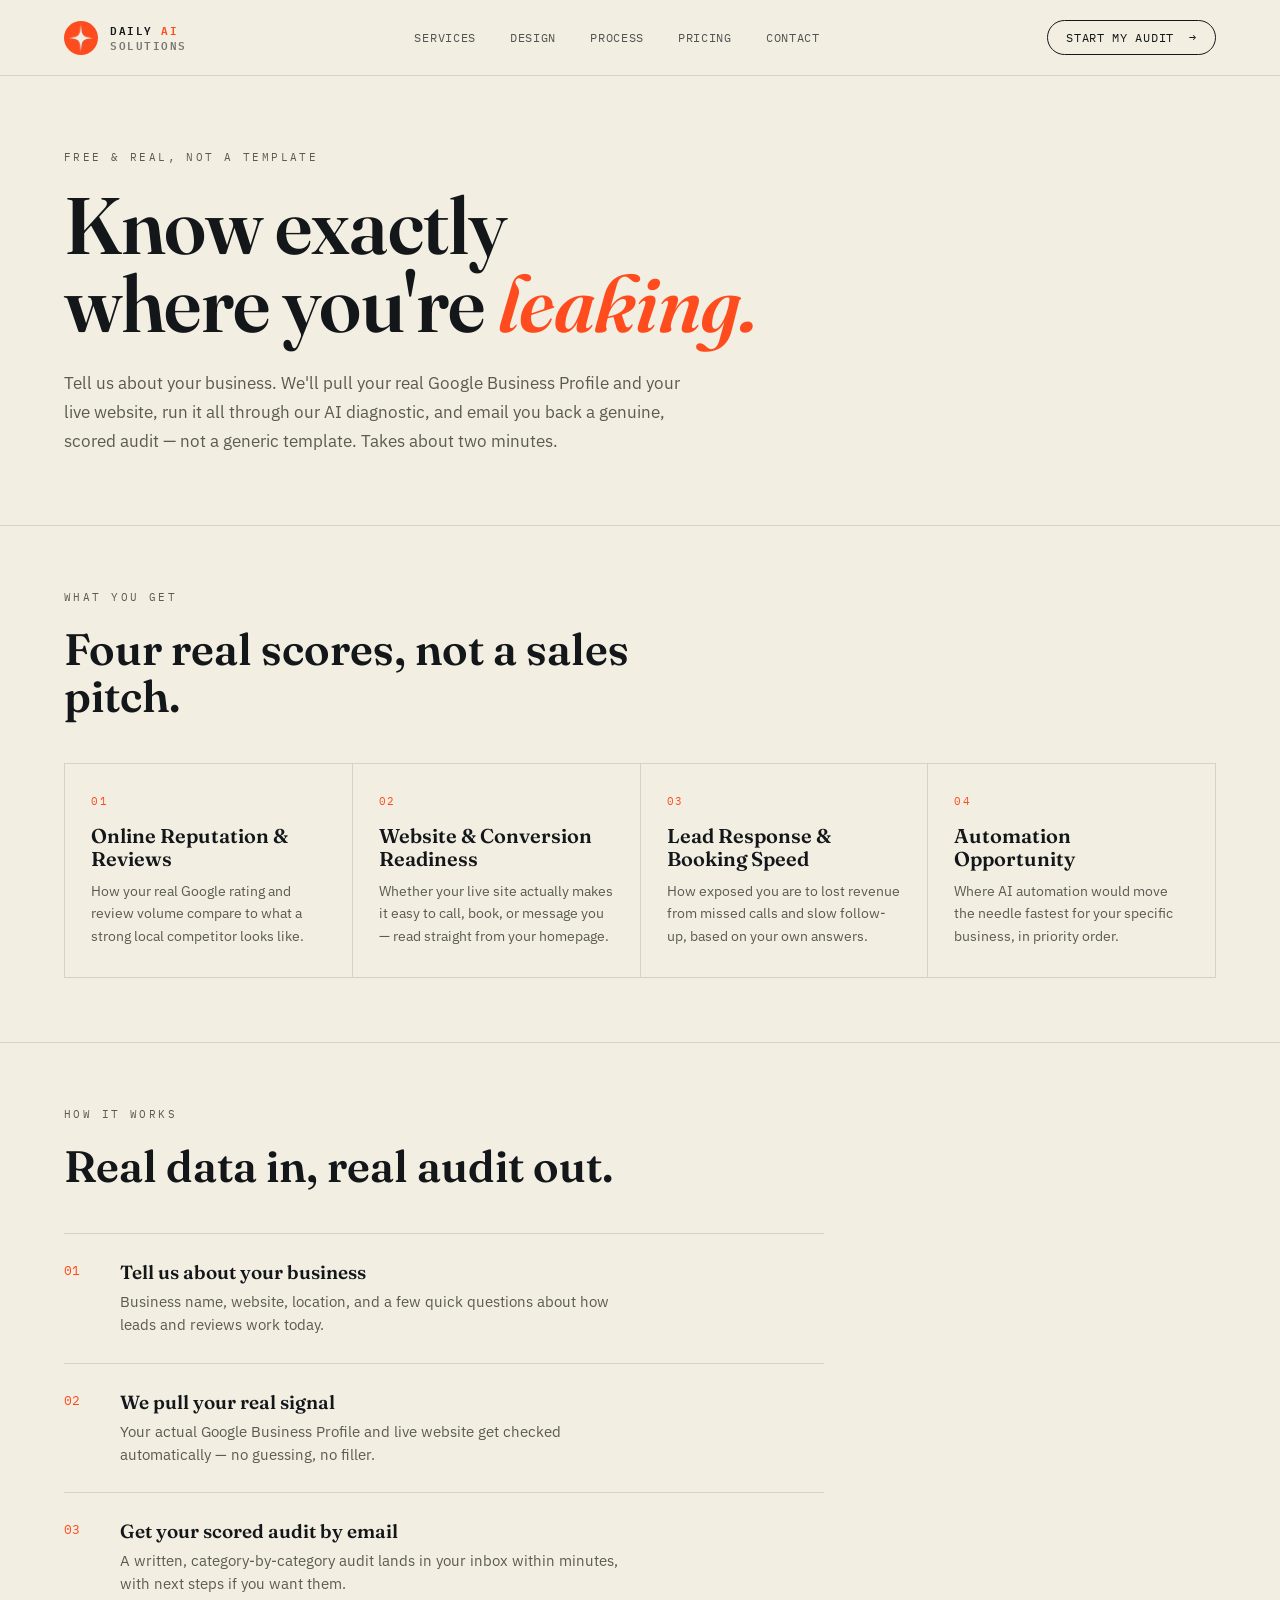
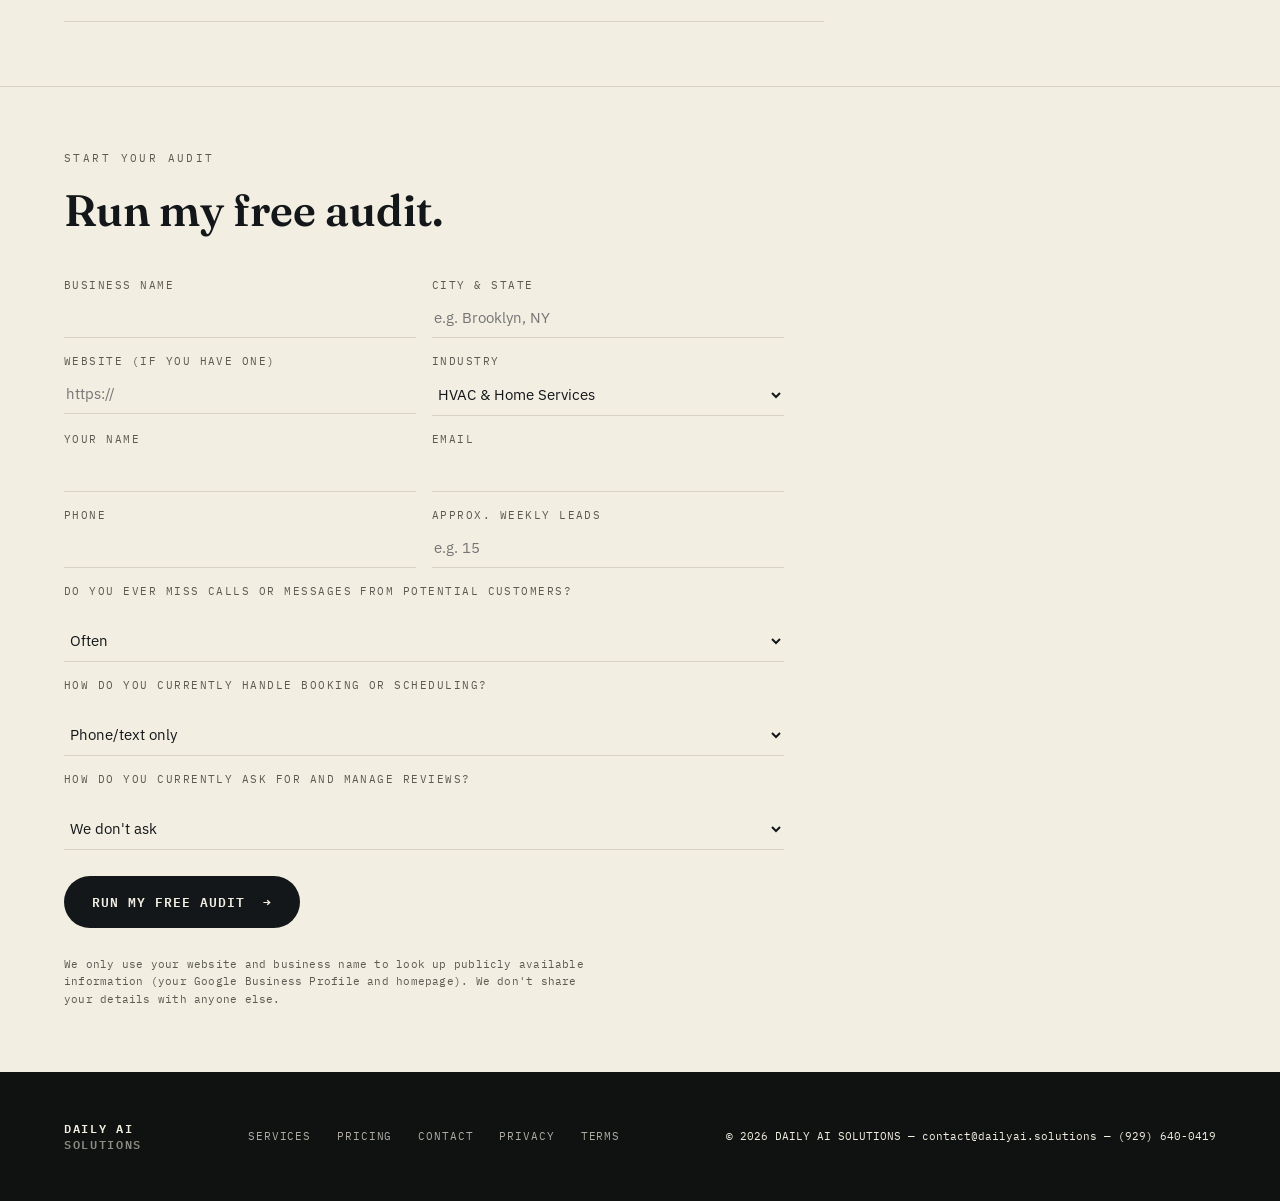
<file: audit.html>
<!doctype html>
<html lang="en">
<head>
<meta charset="UTF-8" />
<meta name="viewport" content="width=device-width, initial-scale=1.0" />
<title>Free AI Business Audit — Daily AI Solutions</title>
<meta name="description" content="A real, data-backed AI business audit. We check your actual online presence and combine it with your answers to score your lead response, reputation, website, and automation opportunity — free." />
<link rel="icon" href="data:image/svg+xml,%3Csvg xmlns='http://www.w3.org/2000/svg' viewBox='0 0 100 100'%3E%3Crect width='100' height='100' fill='%23FF4C1F'/%3E%3Cpath d='M50,25 C53,42 56,44 72,47 C56,53 53,56 50,72 C47,56 44,53 33,50 C44,47 47,42 50,25 Z' fill='%23F2EEE4'/%3E%3C/svg%3E" />
<link rel="preconnect" href="https://fonts.googleapis.com">
<link rel="preconnect" href="https://fonts.gstatic.com" crossorigin>
<link href="https://fonts.googleapis.com/css2?family=Fraunces:opsz,wght@9..144,300;9..144,500;9..144,600;9..144,700;9..144,900&family=IBM+Plex+Mono:wght@400;500;600&family=IBM+Plex+Sans:wght@400;500;600&display=swap" rel="stylesheet">
<link rel="stylesheet" href="css/style.css">
<link rel="stylesheet" href="css/audit.css">
</head>
<body>

<header class="site-header scrolled">
  <nav>
    <a href="index.html#top" class="brand-mark">
      <span class="brand-badge"><svg viewBox="0 0 34 34" width="30" height="30" aria-hidden="true"><defs><filter id="starEmboss" x="-60%" y="-60%" width="220%" height="220%"><feDropShadow dx="0.45" dy="0.45" stdDeviation="0.3" flood-color="#000000" flood-opacity="0.45"/><feDropShadow dx="-0.4" dy="-0.4" stdDeviation="0.3" flood-color="#ffffff" flood-opacity="0.5"/></filter></defs><g transform="translate(17,17)" filter="url(#starEmboss)"><path d="M 0,-16 C 0.56,-1.88 1.88,-0.56 16,0 C 1.88,0.56 0.56,1.88 0,16 C -0.56,1.88 -1.88,0.56 -16,0 C -1.88,-0.56 -0.56,-1.88 0,-16 Z" fill="#F2EEE4"/></g></svg></span>
      <span class="brand-word">DAILY <span class="brand-ai">AI</span><br><em>SOLUTIONS</em></span>
    </a>
    <div class="nav-links">
      <a href="index.html#services">Services</a>
      <a href="index.html#web-design">Design</a>
      <a href="index.html#how">Process</a>
      <a href="index.html#pricing">Pricing</a>
      <a href="index.html#contact">Contact</a>
    </div>
    <a href="#audit-form" class="nav-cta">Start My Audit &nbsp;→</a>
  </nav>
</header>

<main class="audit-main">

  <section class="audit-hero">
    <span class="section-label">FREE &amp; REAL, NOT A TEMPLATE</span>
    <h1 class="audit-hero-heading">Know exactly<br>where you're <em>leaking.</em></h1>
    <p class="audit-hero-tagline">Tell us about your business. We'll pull your real Google Business Profile and your live website, run it all through our AI diagnostic, and email you back a genuine, scored audit &#8212; not a generic template. Takes about two minutes.</p>
  </section>

  <section class="audit-section">
    <div class="audit-section-head">
      <span class="section-label">WHAT YOU GET</span>
      <h2>Four real scores, not a sales pitch.</h2>
    </div>
    <div class="audit-grid">
      <div class="audit-card">
        <span class="audit-card-index">01</span>
        <h3>Online Reputation &amp; Reviews</h3>
        <p>How your real Google rating and review volume compare to what a strong local competitor looks like.</p>
      </div>
      <div class="audit-card">
        <span class="audit-card-index">02</span>
        <h3>Website &amp; Conversion Readiness</h3>
        <p>Whether your live site actually makes it easy to call, book, or message you &#8212; read straight from your homepage.</p>
      </div>
      <div class="audit-card">
        <span class="audit-card-index">03</span>
        <h3>Lead Response &amp; Booking Speed</h3>
        <p>How exposed you are to lost revenue from missed calls and slow follow-up, based on your own answers.</p>
      </div>
      <div class="audit-card">
        <span class="audit-card-index">04</span>
        <h3>Automation Opportunity</h3>
        <p>Where AI automation would move the needle fastest for your specific business, in priority order.</p>
      </div>
    </div>
  </section>

  <section class="audit-section">
    <div class="audit-section-head">
      <span class="section-label">HOW IT WORKS</span>
      <h2>Real data in, real audit out.</h2>
    </div>
    <div class="audit-steps">
      <div class="audit-step">
        <span class="audit-step-num">01</span>
        <div>
          <h3>Tell us about your business</h3>
          <p>Business name, website, location, and a few quick questions about how leads and reviews work today.</p>
        </div>
      </div>
      <div class="audit-step">
        <span class="audit-step-num">02</span>
        <div>
          <h3>We pull your real signal</h3>
          <p>Your actual Google Business Profile and live website get checked automatically &#8212; no guessing, no filler.</p>
        </div>
      </div>
      <div class="audit-step">
        <span class="audit-step-num">03</span>
        <div>
          <h3>Get your scored audit by email</h3>
          <p>A written, category-by-category audit lands in your inbox within minutes, with next steps if you want them.</p>
        </div>
      </div>
    </div>
  </section>

  <section class="audit-section" id="audit-form">
    <div class="audit-section-head">
      <span class="section-label">START YOUR AUDIT</span>
      <h2>Run my free audit.</h2>
    </div>
    <div class="audit-form-wrap">
      <form class="contact-form" id="auditForm">
        <div class="form-row">
          <div><label>Business Name</label><input name="businessName" required /></div>
          <div><label>City &amp; State</label><input name="city" placeholder="e.g. Brooklyn, NY" required /></div>
        </div>
        <div class="form-row">
          <div><label>Website (if you have one)</label><input name="website" type="url" placeholder="https://" /></div>
          <div>
            <label>Industry</label>
            <select name="industry">
              <option>HVAC &amp; Home Services</option>
              <option>Medical Spa &amp; Wellness</option>
              <option>Legal &amp; Professional Services</option>
              <option>Contracting &amp; Trades</option>
              <option>Restaurant &amp; Hospitality</option>
              <option>Retail</option>
              <option>Freelance &amp; Consulting</option>
              <option>Other</option>
            </select>
          </div>
        </div>
        <div class="form-row">
          <div><label>Your Name</label><input name="contactName" required /></div>
          <div><label>Email</label><input name="email" type="email" required /></div>
        </div>
        <div class="form-row">
          <div><label>Phone</label><input name="phone" type="tel" /></div>
          <div><label>Approx. Weekly Leads</label><input name="weeklyLeads" type="number" min="0" placeholder="e.g. 15" /></div>
        </div>
        <label>Do you ever miss calls or messages from potential customers?</label>
        <select name="missedCalls">
          <option>Often</option>
          <option>Sometimes</option>
          <option>Rarely</option>
          <option>Not sure</option>
        </select>
        <label>How do you currently handle booking or scheduling?</label>
        <select name="bookingProcess">
          <option>Phone/text only</option>
          <option>Online calendar tool</option>
          <option>Front-desk staff</option>
          <option>We don't have a formal process</option>
        </select>
        <label>How do you currently ask for and manage reviews?</label>
        <select name="reviewProcess">
          <option>We don't ask</option>
          <option>We ask sometimes, manually</option>
          <option>We have an automated system</option>
        </select>
        <button type="submit">Run My Free Audit &nbsp;→</button>
      </form>
      <p class="audit-status" id="auditStatus"></p>
      <p class="audit-disclaimer">We only use your website and business name to look up publicly available information (your Google Business Profile and homepage). We don't share your details with anyone else.</p>
    </div>
  </section>

</main>

<footer class="site-footer">
  <div class="footer-inner">
    <div class="brand-word footer-brand">DAILY AI<br><em>SOLUTIONS</em></div>
    <div class="footer-links">
      <a href="index.html#services">Services</a>
      <a href="index.html#pricing">Pricing</a>
      <a href="index.html#contact">Contact</a>
      <a href="privacy.html">Privacy</a>
      <a href="terms.html">Terms</a>
    </div>
    <div class="footer-copy">&#169; 2026 DAILY AI SOLUTIONS &#8212; contact@dailyai.solutions &#8212; (929) 640-0419</div>
  </div>
</footer>

<script>
(function () {
  var WEBHOOK_URL = 'https://n8n.agenticnodes.cloud/webhook/daily-ai/business-audit';
  var form = document.getElementById('auditForm');
  var statusEl = document.getElementById('auditStatus');

  form.addEventListener('submit', function (e) {
    e.preventDefault();
    var btn = form.querySelector('button[type="submit"]');
    var originalLabel = btn.textContent;
    btn.disabled = true;
    btn.textContent = 'Running your audit…';
    statusEl.className = 'audit-status';
    statusEl.textContent = '';

    var data = new FormData(form);
    var payload = {};
    data.forEach(function (value, key) { payload[key] = value; });

    fetch(WEBHOOK_URL, {
      method: 'POST',
      headers: { 'Content-Type': 'application/json' },
      body: JSON.stringify(payload)
    })
      .then(function (res) {
        if (!res.ok) { throw new Error('Request failed'); }
        form.reset();
        form.hidden = true;
        statusEl.className = 'audit-status audit-status--success';
        statusEl.innerHTML = 'Audit received! Your full scored report is being generated now — check your email in the next few minutes. Want to talk it through? <a href="https://links.launchcart.com/widget/bookings/15-minute-ai-systems-walkthrough" style="color:inherit;text-decoration:underline;">Book a free 15-minute walkthrough&nbsp;→</a>';
      })
      .catch(function () {
        btn.disabled = false;
        btn.textContent = originalLabel;
        statusEl.className = 'audit-status audit-status--error';
        statusEl.textContent = 'Something went wrong sending your request. Email us at contact@dailyai.solutions and we’ll run your audit manually.';
      });
  });
})();
</script>
</body>
</html>
</file>
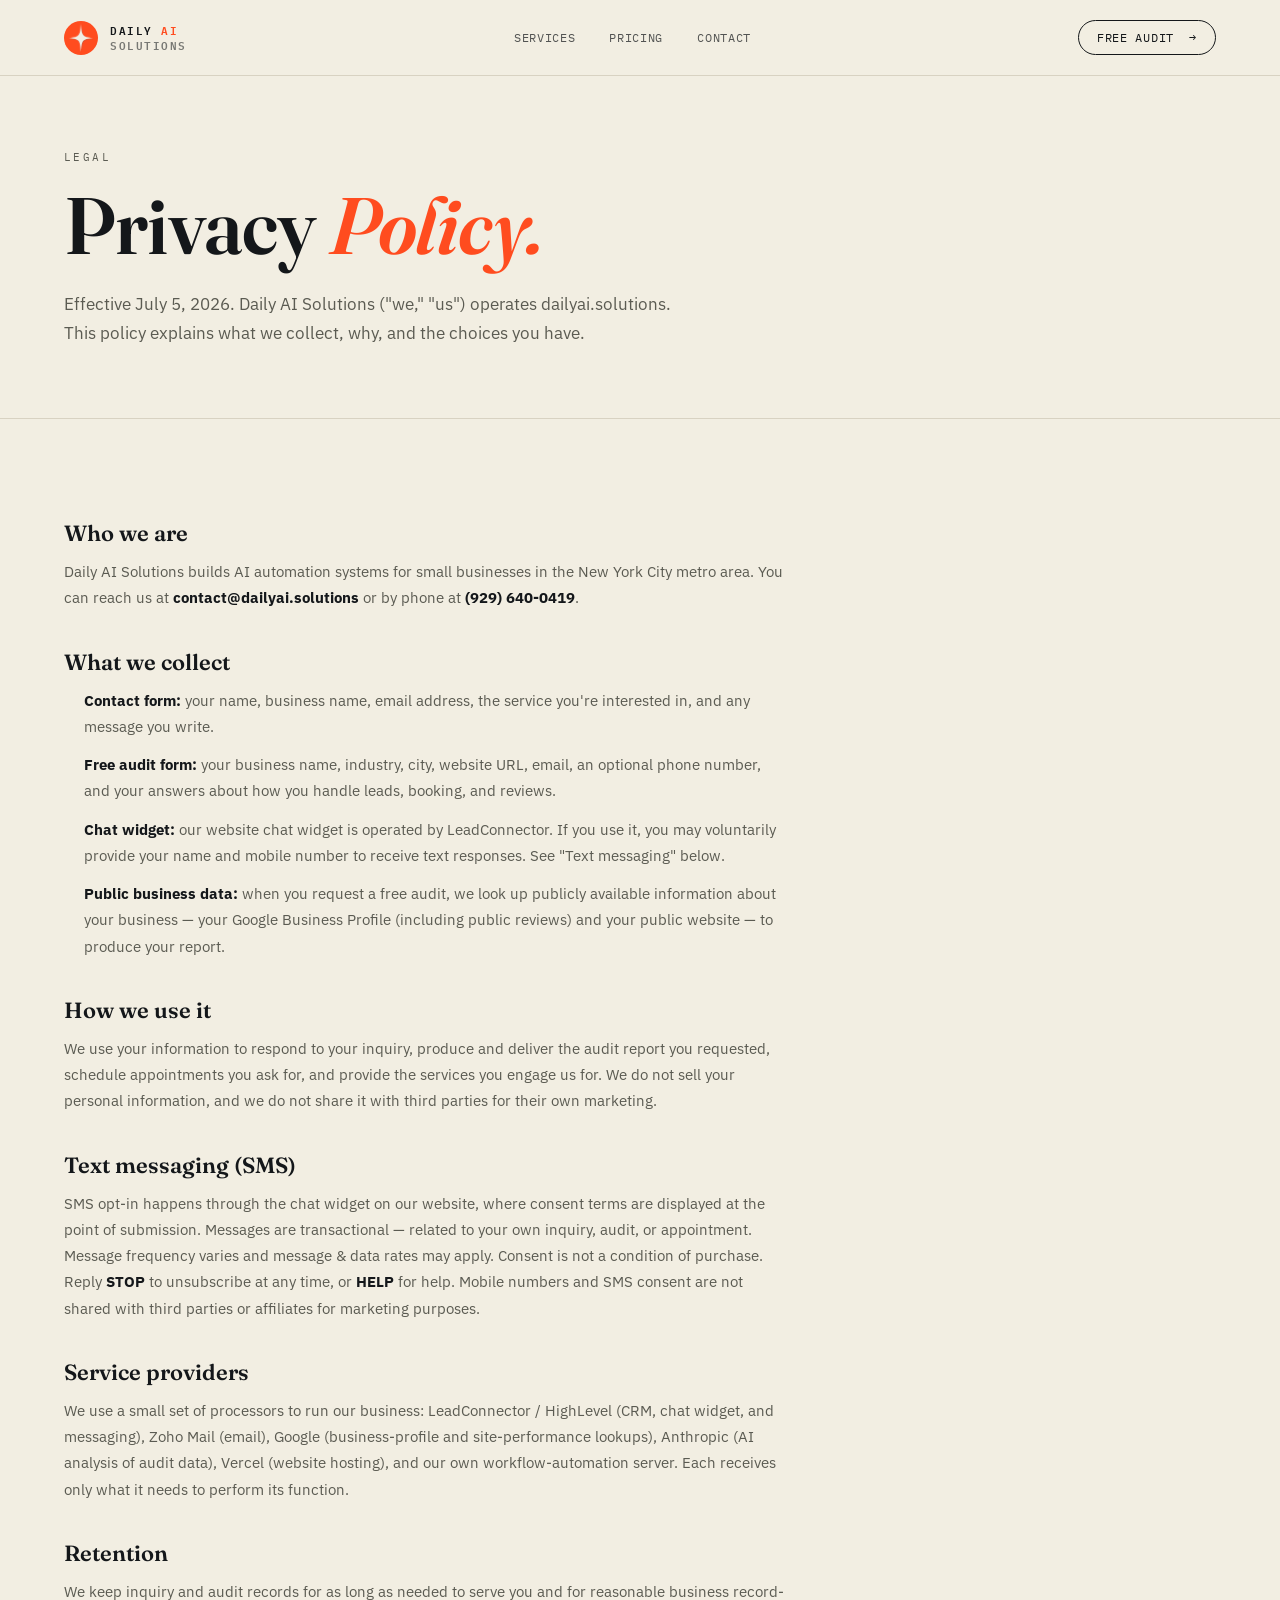
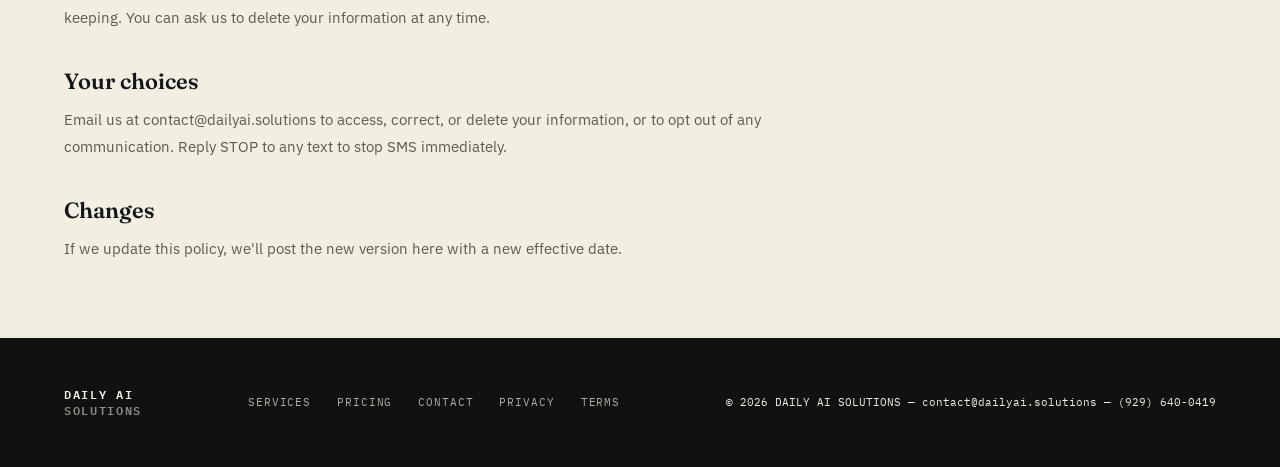
<file: privacy.html>
<!doctype html>
<html lang="en">
<head>
<meta charset="UTF-8" />
<meta name="viewport" content="width=device-width, initial-scale=1.0" />
<title>Privacy Policy — Daily AI Solutions</title>
<meta name="description" content="Privacy policy for Daily AI Solutions: what we collect, how we use it, and your choices — including SMS consent and opt-out terms." />
<link rel="icon" href="data:image/svg+xml,%3Csvg xmlns='http://www.w3.org/2000/svg' viewBox='0 0 100 100'%3E%3Crect width='100' height='100' fill='%23FF4C1F'/%3E%3Cpath d='M50,25 C53,42 56,44 72,47 C56,53 53,56 50,72 C47,56 44,53 33,50 C44,47 47,42 50,25 Z' fill='%23F2EEE4'/%3E%3C/svg%3E" />
<link rel="preconnect" href="https://fonts.googleapis.com">
<link rel="preconnect" href="https://fonts.gstatic.com" crossorigin>
<link href="https://fonts.googleapis.com/css2?family=Fraunces:opsz,wght@9..144,300;9..144,500;9..144,600;9..144,700;9..144,900&family=IBM+Plex+Mono:wght@400;500;600&family=IBM+Plex+Sans:wght@400;500;600&display=swap" rel="stylesheet">
<link rel="stylesheet" href="css/style.css">
<link rel="stylesheet" href="css/audit.css">
<style>
.legal-body{max-width:720px;}
.legal-body h2{font-family:var(--font-display);font-weight:600;font-size:22px;color:var(--text-on-light);margin:36px 0 12px;}
.legal-body p, .legal-body li{font-family:var(--font-body);font-size:15px;line-height:1.75;color:var(--text-on-light-mute);margin-bottom:12px;}
.legal-body ul{padding-left:20px;margin-bottom:12px;}
.legal-body strong{color:var(--text-on-light);}
</style>
</head>
<body>

<header class="site-header scrolled">
  <nav>
    <a href="index.html#top" class="brand-mark">
      <span class="brand-badge"><svg viewBox="0 0 34 34" width="30" height="30" aria-hidden="true"><defs><filter id="starEmboss" x="-60%" y="-60%" width="220%" height="220%"><feDropShadow dx="0.45" dy="0.45" stdDeviation="0.3" flood-color="#000000" flood-opacity="0.45"/><feDropShadow dx="-0.4" dy="-0.4" stdDeviation="0.3" flood-color="#ffffff" flood-opacity="0.5"/></filter></defs><g transform="translate(17,17)" filter="url(#starEmboss)"><path d="M 0,-16 C 0.56,-1.88 1.88,-0.56 16,0 C 1.88,0.56 0.56,1.88 0,16 C -0.56,1.88 -1.88,0.56 -16,0 C -1.88,-0.56 -0.56,-1.88 0,-16 Z" fill="#F2EEE4"/></g></svg></span>
      <span class="brand-word">DAILY <span class="brand-ai">AI</span><br><em>SOLUTIONS</em></span>
    </a>
    <div class="nav-links">
      <a href="index.html#services">Services</a>
      <a href="index.html#pricing">Pricing</a>
      <a href="index.html#contact">Contact</a>
    </div>
    <a href="audit.html" class="nav-cta">Free Audit &nbsp;→</a>
  </nav>
</header>

<main class="audit-main">

  <section class="audit-hero">
    <span class="section-label">LEGAL</span>
    <h1 class="audit-hero-heading">Privacy <em>Policy.</em></h1>
    <p class="audit-hero-tagline">Effective July 5, 2026. Daily AI Solutions ("we," "us") operates dailyai.solutions. This policy explains what we collect, why, and the choices you have.</p>
  </section>

  <section class="audit-section">
    <div class="legal-body">

      <h2>Who we are</h2>
      <p>Daily AI Solutions builds AI automation systems for small businesses in the New York City metro area. You can reach us at <strong>contact@dailyai.solutions</strong> or by phone at <strong>(929) 640-0419</strong>.</p>

      <h2>What we collect</h2>
      <ul>
        <li><strong>Contact form:</strong> your name, business name, email address, the service you're interested in, and any message you write.</li>
        <li><strong>Free audit form:</strong> your business name, industry, city, website URL, email, an optional phone number, and your answers about how you handle leads, booking, and reviews.</li>
        <li><strong>Chat widget:</strong> our website chat widget is operated by LeadConnector. If you use it, you may voluntarily provide your name and mobile number to receive text responses. See "Text messaging" below.</li>
        <li><strong>Public business data:</strong> when you request a free audit, we look up publicly available information about your business — your Google Business Profile (including public reviews) and your public website — to produce your report.</li>
      </ul>

      <h2>How we use it</h2>
      <p>We use your information to respond to your inquiry, produce and deliver the audit report you requested, schedule appointments you ask for, and provide the services you engage us for. We do not sell your personal information, and we do not share it with third parties for their own marketing.</p>

      <h2>Text messaging (SMS)</h2>
      <p>SMS opt-in happens through the chat widget on our website, where consent terms are displayed at the point of submission. Messages are transactional — related to your own inquiry, audit, or appointment. Message frequency varies and message &amp; data rates may apply. Consent is not a condition of purchase. Reply <strong>STOP</strong> to unsubscribe at any time, or <strong>HELP</strong> for help. Mobile numbers and SMS consent are not shared with third parties or affiliates for marketing purposes.</p>

      <h2>Service providers</h2>
      <p>We use a small set of processors to run our business: LeadConnector / HighLevel (CRM, chat widget, and messaging), Zoho Mail (email), Google (business-profile and site-performance lookups), Anthropic (AI analysis of audit data), Vercel (website hosting), and our own workflow-automation server. Each receives only what it needs to perform its function.</p>

      <h2>Retention</h2>
      <p>We keep inquiry and audit records for as long as needed to serve you and for reasonable business record-keeping. You can ask us to delete your information at any time.</p>

      <h2>Your choices</h2>
      <p>Email us at contact@dailyai.solutions to access, correct, or delete your information, or to opt out of any communication. Reply STOP to any text to stop SMS immediately.</p>

      <h2>Changes</h2>
      <p>If we update this policy, we'll post the new version here with a new effective date.</p>

    </div>
  </section>

</main>

<footer class="site-footer">
  <div class="footer-inner">
    <div class="brand-word footer-brand">DAILY AI<br><em>SOLUTIONS</em></div>
    <div class="footer-links">
      <a href="index.html#services">Services</a>
      <a href="index.html#pricing">Pricing</a>
      <a href="index.html#contact">Contact</a>
      <a href="privacy.html">Privacy</a>
      <a href="terms.html">Terms</a>
    </div>
    <div class="footer-copy">&#169; 2026 DAILY AI SOLUTIONS &#8212; contact@dailyai.solutions &#8212; (929) 640-0419</div>
  </div>
</footer>

</body>
</html>
</file>
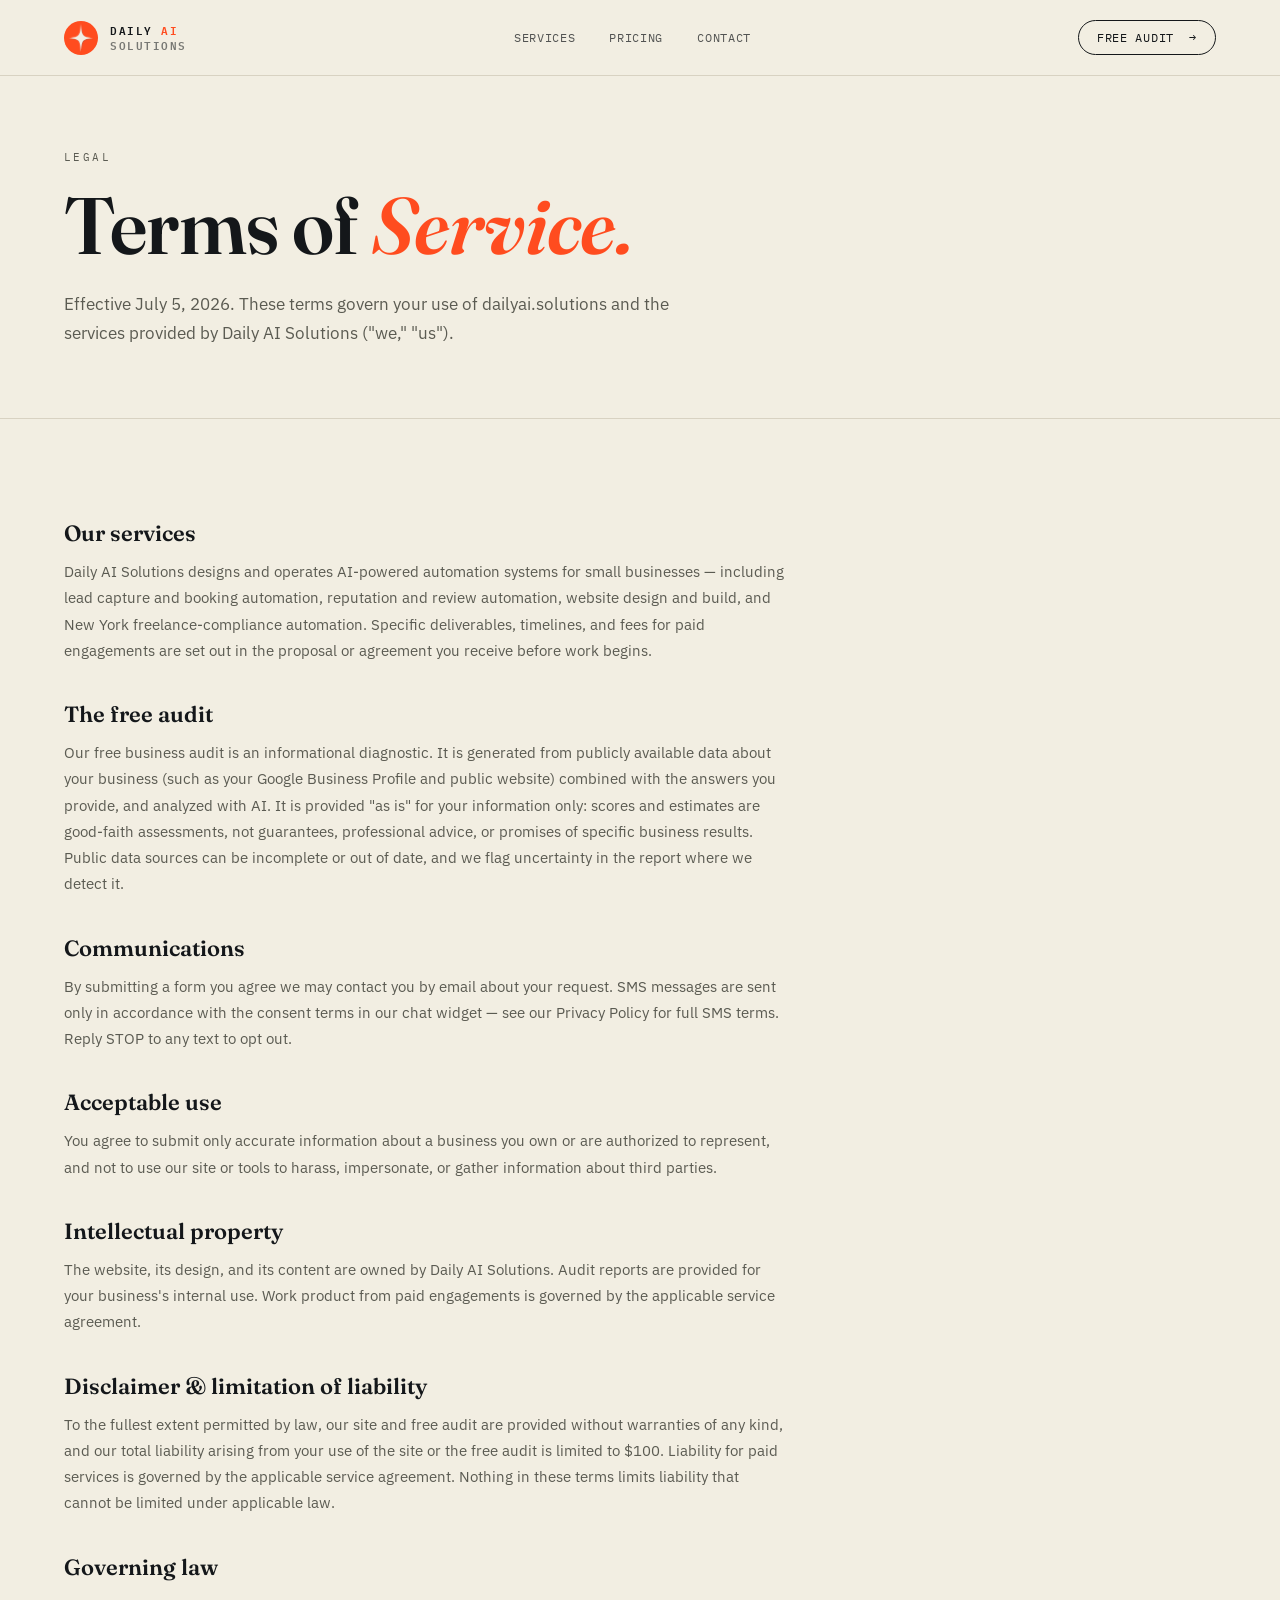
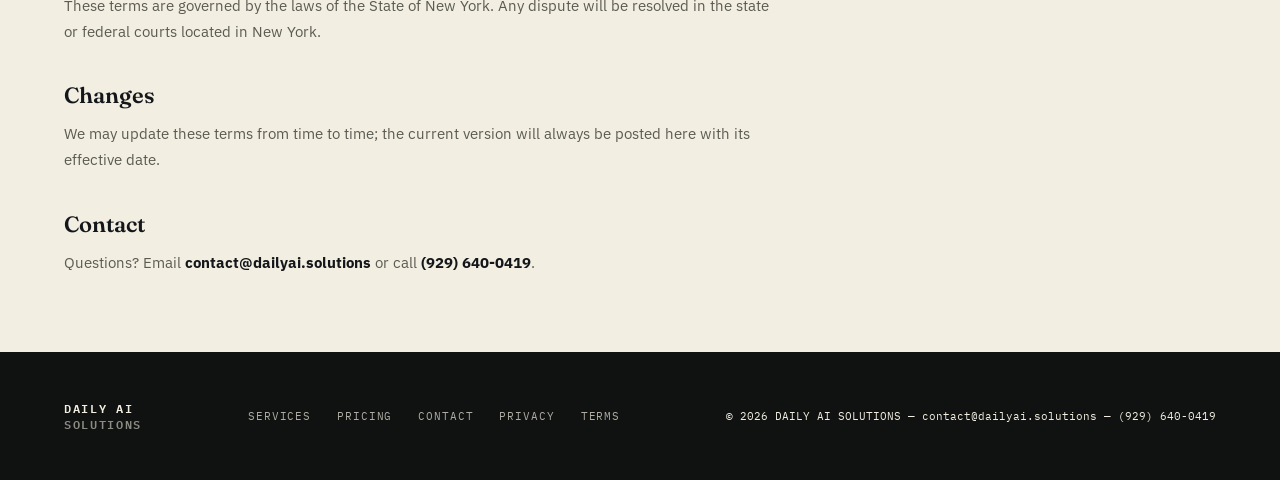
<file: terms.html>
<!doctype html>
<html lang="en">
<head>
<meta charset="UTF-8" />
<meta name="viewport" content="width=device-width, initial-scale=1.0" />
<title>Terms of Service — Daily AI Solutions</title>
<meta name="description" content="Terms of service for Daily AI Solutions — AI automation systems for NYC small businesses." />
<link rel="icon" href="data:image/svg+xml,%3Csvg xmlns='http://www.w3.org/2000/svg' viewBox='0 0 100 100'%3E%3Crect width='100' height='100' fill='%23FF4C1F'/%3E%3Cpath d='M50,25 C53,42 56,44 72,47 C56,53 53,56 50,72 C47,56 44,53 33,50 C44,47 47,42 50,25 Z' fill='%23F2EEE4'/%3E%3C/svg%3E" />
<link rel="preconnect" href="https://fonts.googleapis.com">
<link rel="preconnect" href="https://fonts.gstatic.com" crossorigin>
<link href="https://fonts.googleapis.com/css2?family=Fraunces:opsz,wght@9..144,300;9..144,500;9..144,600;9..144,700;9..144,900&family=IBM+Plex+Mono:wght@400;500;600&family=IBM+Plex+Sans:wght@400;500;600&display=swap" rel="stylesheet">
<link rel="stylesheet" href="css/style.css">
<link rel="stylesheet" href="css/audit.css">
<style>
.legal-body{max-width:720px;}
.legal-body h2{font-family:var(--font-display);font-weight:600;font-size:22px;color:var(--text-on-light);margin:36px 0 12px;}
.legal-body p, .legal-body li{font-family:var(--font-body);font-size:15px;line-height:1.75;color:var(--text-on-light-mute);margin-bottom:12px;}
.legal-body ul{padding-left:20px;margin-bottom:12px;}
.legal-body strong{color:var(--text-on-light);}
</style>
</head>
<body>

<header class="site-header scrolled">
  <nav>
    <a href="index.html#top" class="brand-mark">
      <span class="brand-badge"><svg viewBox="0 0 34 34" width="30" height="30" aria-hidden="true"><defs><filter id="starEmboss" x="-60%" y="-60%" width="220%" height="220%"><feDropShadow dx="0.45" dy="0.45" stdDeviation="0.3" flood-color="#000000" flood-opacity="0.45"/><feDropShadow dx="-0.4" dy="-0.4" stdDeviation="0.3" flood-color="#ffffff" flood-opacity="0.5"/></filter></defs><g transform="translate(17,17)" filter="url(#starEmboss)"><path d="M 0,-16 C 0.56,-1.88 1.88,-0.56 16,0 C 1.88,0.56 0.56,1.88 0,16 C -0.56,1.88 -1.88,0.56 -16,0 C -1.88,-0.56 -0.56,-1.88 0,-16 Z" fill="#F2EEE4"/></g></svg></span>
      <span class="brand-word">DAILY <span class="brand-ai">AI</span><br><em>SOLUTIONS</em></span>
    </a>
    <div class="nav-links">
      <a href="index.html#services">Services</a>
      <a href="index.html#pricing">Pricing</a>
      <a href="index.html#contact">Contact</a>
    </div>
    <a href="audit.html" class="nav-cta">Free Audit &nbsp;→</a>
  </nav>
</header>

<main class="audit-main">

  <section class="audit-hero">
    <span class="section-label">LEGAL</span>
    <h1 class="audit-hero-heading">Terms of <em>Service.</em></h1>
    <p class="audit-hero-tagline">Effective July 5, 2026. These terms govern your use of dailyai.solutions and the services provided by Daily AI Solutions ("we," "us").</p>
  </section>

  <section class="audit-section">
    <div class="legal-body">

      <h2>Our services</h2>
      <p>Daily AI Solutions designs and operates AI-powered automation systems for small businesses — including lead capture and booking automation, reputation and review automation, website design and build, and New York freelance-compliance automation. Specific deliverables, timelines, and fees for paid engagements are set out in the proposal or agreement you receive before work begins.</p>

      <h2>The free audit</h2>
      <p>Our free business audit is an informational diagnostic. It is generated from publicly available data about your business (such as your Google Business Profile and public website) combined with the answers you provide, and analyzed with AI. It is provided "as is" for your information only: scores and estimates are good-faith assessments, not guarantees, professional advice, or promises of specific business results. Public data sources can be incomplete or out of date, and we flag uncertainty in the report where we detect it.</p>

      <h2>Communications</h2>
      <p>By submitting a form you agree we may contact you by email about your request. SMS messages are sent only in accordance with the consent terms in our chat widget — see our <a href="privacy.html">Privacy Policy</a> for full SMS terms. Reply STOP to any text to opt out.</p>

      <h2>Acceptable use</h2>
      <p>You agree to submit only accurate information about a business you own or are authorized to represent, and not to use our site or tools to harass, impersonate, or gather information about third parties.</p>

      <h2>Intellectual property</h2>
      <p>The website, its design, and its content are owned by Daily AI Solutions. Audit reports are provided for your business's internal use. Work product from paid engagements is governed by the applicable service agreement.</p>

      <h2>Disclaimer &amp; limitation of liability</h2>
      <p>To the fullest extent permitted by law, our site and free audit are provided without warranties of any kind, and our total liability arising from your use of the site or the free audit is limited to $100. Liability for paid services is governed by the applicable service agreement. Nothing in these terms limits liability that cannot be limited under applicable law.</p>

      <h2>Governing law</h2>
      <p>These terms are governed by the laws of the State of New York. Any dispute will be resolved in the state or federal courts located in New York.</p>

      <h2>Changes</h2>
      <p>We may update these terms from time to time; the current version will always be posted here with its effective date.</p>

      <h2>Contact</h2>
      <p>Questions? Email <strong>contact@dailyai.solutions</strong> or call <strong>(929) 640-0419</strong>.</p>

    </div>
  </section>

</main>

<footer class="site-footer">
  <div class="footer-inner">
    <div class="brand-word footer-brand">DAILY AI<br><em>SOLUTIONS</em></div>
    <div class="footer-links">
      <a href="index.html#services">Services</a>
      <a href="index.html#pricing">Pricing</a>
      <a href="index.html#contact">Contact</a>
      <a href="privacy.html">Privacy</a>
      <a href="terms.html">Terms</a>
    </div>
    <div class="footer-copy">&#169; 2026 DAILY AI SOLUTIONS &#8212; contact@dailyai.solutions &#8212; (929) 640-0419</div>
  </div>
</footer>

</body>
</html>
</file>
<file: css/style.css>
:root{
  --bg-light:#F2EEE2;
  --bg-dark:#0F1210;
  --bg-accent:#FF4C1F;
  --text-on-light:#14171A;
  --text-on-light-mute:#5B5B52;
  --text-on-dark:#F2EEE2;
  --text-on-dark-mute:#9A9C93;
  --ink-blue:#2E4CB0;
  --line:#D8D2C2;
  --line-dark:rgba(242,238,226,0.14);
  --font-display:'Fraunces', Georgia, serif;
  --font-mono:'IBM Plex Mono', ui-monospace, monospace;
  --font-body:'IBM Plex Sans', ui-sans-serif, sans-serif;
}

*{box-sizing:border-box;margin:0;padding:0;}
html{background:var(--bg-light);}
body{
  font-family:var(--font-body);
  background:var(--bg-light);
  color:var(--text-on-light);
  overflow-x:hidden;
}
a{color:inherit;text-decoration:none;}
button{font-family:inherit;border:none;background:none;cursor:pointer;}
ul,ol{list-style:none;}
img{max-width:100%;display:block;}

::selection{background:var(--bg-accent);color:var(--bg-light);}

/* ============ LOADER ============ */
#loader{
  position:fixed;inset:0;z-index:200;
  background:var(--bg-dark);
  display:flex;flex-direction:column;align-items:center;justify-content:center;gap:18px;
  transition:opacity .6s ease, visibility .6s ease;
}
#loader.hidden{opacity:0;visibility:hidden;pointer-events:none;}
.loader-brand{
  font-family:var(--font-display);font-weight:600;font-size:clamp(22px,3vw,30px);
  color:var(--text-on-dark);letter-spacing:0.01em;
}
.loader-brand span{color:var(--bg-accent);font-style:italic;}
.loader-sub{font-family:var(--font-mono);font-size:11px;letter-spacing:0.25em;color:var(--text-on-dark-mute);}
#loader-bar{width:220px;height:2px;background:var(--line-dark);}
#loader-bar-fill{height:100%;width:0%;background:var(--bg-accent);transition:width .15s linear;}
#loader-percent{font-family:var(--font-mono);font-size:11px;color:var(--text-on-dark-mute);}

/* ============ HEADER ============ */
.site-header{
  position:fixed;top:0;left:0;right:0;z-index:100;
  padding:20px 5vw;
  transition:background .3s ease, backdrop-filter .3s ease, border-color .3s ease;
  border-bottom:1px solid transparent;
  mix-blend-mode:normal;
}
.site-header.scrolled{
  background:rgba(242,238,226,0.82);
  backdrop-filter:blur(10px);
  border-bottom-color:var(--line);
}
.site-header.on-dark{ color:var(--text-on-dark); }
.site-header.on-dark.scrolled{
  background:rgba(15,18,16,0.75);
  border-bottom-color:var(--line-dark);
}
.site-header nav{
  display:flex;align-items:center;justify-content:space-between;
  max-width:1440px;margin:0 auto;
}
.brand-mark{display:flex;align-items:center;gap:12px;}
.brand-badge{
  width:34px;height:34px;flex:none;border-radius:50%;
  background:var(--bg-accent);color:var(--bg-light);
  display:flex;align-items:center;justify-content:center;
  font-family:var(--font-display);font-weight:700;font-size:16px;
}
.brand-word{
  font-family:var(--font-mono);font-size:11px;letter-spacing:0.14em;font-weight:600;
  line-height:1.35;
}
.brand-word em{font-style:normal;opacity:0.55;}
.brand-word .brand-ai{color:var(--bg-accent);}
.nav-links{display:flex;gap:34px;}
.nav-links a{
  font-family:var(--font-mono);font-size:11.5px;letter-spacing:0.06em;
  text-transform:uppercase;opacity:0.72;transition:opacity .2s ease;
}
.nav-links a:hover{opacity:1;}
.nav-cta{
  font-family:var(--font-mono);font-size:11.5px;letter-spacing:0.06em;text-transform:uppercase;
  border:1px solid currentColor;padding:9px 18px;border-radius:999px;
  transition:background .2s ease, color .2s ease;
}
.nav-cta:hover{background:var(--bg-accent);border-color:var(--bg-accent);color:var(--bg-light);}
@media(max-width:860px){ .nav-links{display:none;} }

/* ============ HERO ============ */
.hero-standalone{
  position:relative;height:100vh;
  display:flex;flex-direction:column;justify-content:center;
  padding:0 5vw;
  background:var(--bg-light);
}
.stamp-badge{
  position:absolute;top:110px;right:5vw;width:130px;height:130px;color:var(--text-on-light-mute);
  animation:spin-slow 22s linear infinite;
}
.stamp-badge svg{width:100%;height:100%;}
@keyframes spin-slow{ from{transform:rotate(0deg);} to{transform:rotate(360deg);} }

.section-label{
  display:block;font-family:var(--font-mono);font-size:11px;letter-spacing:0.22em;
  text-transform:uppercase;color:var(--text-on-light-mute);margin-bottom:22px;
}
.section-content.align-right .section-label,
.section-stats .section-label{color:var(--text-on-dark-mute);}

.hero-heading{
  font-family:var(--font-display);font-weight:600;
  font-size:clamp(56px, 10vw, 148px);
  line-height:0.92;letter-spacing:-0.01em;color:var(--text-on-light);
  max-width:1100px;
}
.hero-heading .line{display:block;overflow:hidden;}
.hero-heading .word{display:inline-block;}
.hero-heading em{font-style:italic;color:var(--bg-accent);}

.hero-tagline{
  margin-top:34px;max-width:560px;
  font-family:var(--font-body);font-size:17px;line-height:1.6;
  color:var(--text-on-light-mute);
}

.scroll-indicator{
  position:absolute;bottom:44px;left:5vw;
  display:flex;align-items:center;gap:14px;
}
.scroll-indicator span{font-family:var(--font-mono);font-size:10.5px;letter-spacing:0.2em;color:var(--text-on-light-mute);}
.scroll-line{width:1px;height:56px;background:var(--line);position:relative;overflow:hidden;}
.scroll-line-fill{position:absolute;top:0;left:0;width:100%;height:30%;background:var(--bg-accent);animation:scrollDown 1.8s ease-in-out infinite;}
@keyframes scrollDown{ 0%{transform:translateY(-100%);} 100%{transform:translateY(300%);} }

/* ============ CANVAS CENTERPIECE ============ */
.canvas-wrap{
  position:fixed;inset:0;z-index:5;
  clip-path:circle(0% at 50% 50%);
  background:var(--bg-dark);
}
#canvas{width:100%;height:100%;display:block;}
.canvas-caption{
  position:absolute;bottom:64px;left:50%;transform:translateX(-50%);
  text-align:center;color:var(--text-on-dark);
  opacity:0;transition:opacity .3s ease;
}
.canvas-caption.visible{opacity:1;}
.cc-index{display:block;font-family:var(--font-mono);font-size:11px;letter-spacing:0.2em;color:var(--bg-accent);margin-bottom:6px;}
.cc-label{font-family:var(--font-mono);font-size:13px;letter-spacing:0.12em;text-transform:uppercase;}

#dark-overlay{
  position:fixed;inset:0;z-index:6;background:var(--bg-dark);opacity:0;pointer-events:none;
}

/* ============ CREATIVE STUDIO MEDIA LAYER ============ */
.studio-wrap{
  position:fixed;inset:0;z-index:7;
  background:
    radial-gradient(120% 90% at 50% 45%, rgba(255,76,31,0.05), transparent 55%),
    var(--bg-dark);
  clip-path:inset(0 100% 0 0);
  pointer-events:none;
}
#studio-canvas{width:100%;height:100%;display:block;}
/* filmic grain + vignette over the media layer */
.studio-wrap::after{
  content:"";position:absolute;inset:0;pointer-events:none;
  background:
    radial-gradient(140% 110% at 50% 50%, transparent 58%, rgba(10,12,10,0.55) 100%),
    url("data:image/svg+xml,%3Csvg xmlns='http://www.w3.org/2000/svg' width='160' height='160'%3E%3Cfilter id='n'%3E%3CfeTurbulence type='fractalNoise' baseFrequency='0.85' numOctaves='2' stitchTiles='stitch'/%3E%3C/filter%3E%3Crect width='160' height='160' filter='url(%23n)' opacity='0.05'/%3E%3C/svg%3E");
}
.studio-caption{
  position:absolute;bottom:56px;left:5vw;
  color:var(--text-on-dark);
  opacity:0;transition:opacity .3s ease;
}
.studio-caption.visible{opacity:1;}
.sc-index{display:block;font-family:var(--font-mono);font-size:11px;letter-spacing:0.2em;color:var(--bg-accent);margin-bottom:6px;}
.sc-label{font-family:var(--font-mono);font-size:13px;letter-spacing:0.12em;text-transform:uppercase;}

.marquee-studio{z-index:8;mix-blend-mode:normal;}
.marquee-studio .marquee-text{
  color:transparent;
  -webkit-text-stroke:1px rgba(242,238,226,0.22);
  font-size:11vw;
}

.sample-strip{
  margin-top:26px;display:flex;gap:14px;
}
.sample-strip img{
  width:148px;height:96px;object-fit:cover;display:block;
  border-radius:6px;
  border:1px solid rgba(242,238,226,0.14);
  box-shadow:0 12px 32px rgba(0,0,0,0.45);
  filter:saturate(0.96);
  transition:transform .4s cubic-bezier(.2,.8,.2,1),filter .4s ease,border-color .4s ease;
}
.sample-strip img:hover{
  transform:translateY(-5px) scale(1.04) rotate(-0.5deg);
  filter:saturate(1.08);
  border-color:rgba(255,76,31,0.55);
}
.studio-cta{
  display:inline-flex;align-items:center;margin-top:22px;
  font-family:var(--font-mono);font-size:12.5px;font-weight:600;
  letter-spacing:0.06em;text-transform:uppercase;text-decoration:none;
  color:var(--text-on-dark);
  padding:12px 18px;border:1px solid rgba(242,238,226,0.28);border-radius:999px;
  transition:border-color .3s ease,background .3s ease,color .3s ease,transform .3s ease;
}
.studio-cta:hover{
  border-color:var(--bg-accent);background:var(--bg-accent);color:#0F1210;
  transform:translateY(-2px);
}
@media(max-width:860px){
  .sample-strip img{width:104px;height:68px;}
  .studio-caption{left:6vw;bottom:40px;}
}

/* ============ MARQUEE ============ */
.marquee-wrap{
  position:fixed;top:50%;left:0;width:100%;z-index:4;
  transform:translateY(-50%);overflow:visible;pointer-events:none;
  opacity:0;mix-blend-mode:difference;
}
.marquee-text{
  display:inline-block;white-space:nowrap;
  font-family:var(--font-display);font-weight:700;font-style:italic;
  font-size:13vw;color:var(--text-on-dark);letter-spacing:-0.01em;
}

/* ============ SCROLL SECTIONS ============ */
#scroll-container{position:relative;height:1650vh;z-index:10;}
.scroll-section{
  position:absolute;top:0;left:0;width:100%;
  opacity:0;pointer-events:none;
}
.scroll-section.is-active{pointer-events:auto;}
.section-content{padding:0 5vw;}
.align-left{padding-left:5vw;padding-right:56vw;}
.align-right{padding-left:56vw;padding-right:5vw;}
.align-left .section-inner,.align-right .section-inner{max-width:min(38vw,560px);}
@media(max-width:860px){
  .align-left,.align-right{padding-left:6vw;padding-right:6vw;}
  .align-left .section-inner,.align-right .section-inner{max-width:100%;}
}

.section-content .section-heading{
  font-family:var(--font-display);font-weight:600;font-size:clamp(32px,4.2vw,54px);
  line-height:1.02;color:var(--text-on-dark);margin-bottom:20px;
}
.section-content .section-body{
  font-family:var(--font-body);font-size:16px;line-height:1.7;color:var(--text-on-dark-mute);
  max-width:46ch;
}
.section-note{
  margin-top:18px;font-family:var(--font-mono);font-size:13px;color:var(--bg-accent);
}
.section-list{margin-top:22px;display:flex;flex-direction:column;gap:10px;}
.section-list li{
  font-family:var(--font-mono);font-size:12.5px;letter-spacing:0.03em;color:var(--text-on-dark);
  padding-left:20px;position:relative;
}
.section-list li::before{content:"—";position:absolute;left:0;color:var(--bg-accent);}
.section-price{
  margin-top:26px;font-family:var(--font-mono);font-weight:600;font-size:14px;
  color:var(--text-on-dark);letter-spacing:0.04em;
  border-top:1px solid var(--line-dark);padding-top:16px;display:inline-block;
}

.process-list{margin-top:8px;display:flex;flex-direction:column;gap:16px;}
.process-list li{
  font-family:var(--font-body);font-size:16px;color:var(--text-on-dark);
  display:flex;gap:18px;align-items:baseline;
  border-bottom:1px solid var(--line-dark);padding-bottom:14px;
}
.process-list li span{
  font-family:var(--font-mono);font-size:12px;color:var(--bg-accent);flex:none;width:24px;
}

/* ============ STATS ============ */
.section-stats{padding:0 5vw;display:flex;align-items:center;justify-content:center;}
.stats-grid{
  display:grid;grid-template-columns:repeat(2,1fr);gap:56px 80px;
  max-width:900px;
}
.stat{text-align:left;}
.stat-number{
  font-family:var(--font-display);font-weight:700;font-size:clamp(48px,6.5vw,88px);
  color:var(--text-on-dark);line-height:1;
}
.stat-suffix{
  font-family:var(--font-display);font-weight:600;font-size:clamp(22px,2.5vw,34px);
  color:var(--bg-accent);margin-left:4px;
}
.stat-label{
  display:block;margin-top:12px;font-family:var(--font-mono);font-size:11.5px;
  letter-spacing:0.08em;text-transform:uppercase;color:var(--text-on-dark-mute);
}
@media(max-width:860px){ .stats-grid{grid-template-columns:1fr;gap:36px;} }

/* ============ CTA (persist) ============ */
.section-cta{
  display:flex;align-items:center;justify-content:center;text-align:center;padding:0 6vw;
}
.section-cta .section-inner{max-width:640px;margin:0 auto;}
.cta-heading{
  font-family:var(--font-display);font-weight:700;font-size:clamp(48px,9vw,112px);
  line-height:0.94;color:var(--text-on-dark);margin:18px 0 24px;
}
.cta-heading em{font-style:italic;color:var(--bg-accent);}
.section-cta .section-body{margin:0 auto 34px;color:var(--text-on-dark-mute);}
.cta-button{
  display:inline-flex;align-items:center;gap:8px;
  background:var(--bg-accent);color:var(--bg-light);
  font-family:var(--font-mono);font-size:13px;letter-spacing:0.08em;text-transform:uppercase;font-weight:600;
  padding:16px 30px;border-radius:999px;
  transition:transform .2s ease, box-shadow .2s ease;
}
.cta-button:hover{transform:translateY(-3px);box-shadow:0 16px 40px -12px rgba(255,76,31,0.5);}

/* ============ CONTACT ============ */
.contact-section{
  position:relative;z-index:20;background:var(--bg-light);
  padding:140px 5vw 100px;
}
.contact-wrap{
  max-width:1200px;margin:0 auto;
  display:grid;grid-template-columns:0.9fr 1.1fr;gap:80px;
}
.contact-info .section-heading{
  font-family:var(--font-display);font-weight:600;font-size:clamp(34px,4.5vw,52px);
  color:var(--text-on-light);margin-bottom:18px;
}
.contact-info .section-body{color:var(--text-on-light-mute);max-width:40ch;line-height:1.7;}
.contact-details{margin-top:36px;display:flex;flex-direction:column;gap:18px;}
.contact-details div{display:flex;flex-direction:column;gap:2px;border-top:1px solid var(--line);padding-top:12px;}
.cd-label{font-family:var(--font-mono);font-size:10.5px;letter-spacing:0.16em;text-transform:uppercase;color:var(--text-on-light-mute);}
.cd-value{font-family:var(--font-body);font-size:15px;color:var(--text-on-light);}

.contact-form{display:flex;flex-direction:column;gap:16px;}
.contact-form .form-row{display:grid;grid-template-columns:1fr 1fr;gap:16px;}
.contact-form label{
  font-family:var(--font-mono);font-size:10.5px;letter-spacing:0.14em;text-transform:uppercase;
  color:var(--text-on-light-mute);margin-bottom:6px;display:block;
}
.contact-form input,.contact-form select,.contact-form textarea{
  width:100%;background:transparent;border:none;border-bottom:1px solid var(--line);
  padding:10px 2px;font-family:var(--font-body);font-size:15px;color:var(--text-on-light);
  outline:none;transition:border-color .2s ease;
}
.contact-form input:focus,.contact-form select:focus,.contact-form textarea:focus{border-color:var(--bg-accent);}
.contact-form textarea{min-height:88px;resize:vertical;}
.contact-form button{
  margin-top:10px;align-self:flex-start;
  background:var(--text-on-light);color:var(--bg-light);
  font-family:var(--font-mono);font-size:12.5px;letter-spacing:0.08em;text-transform:uppercase;font-weight:600;
  padding:15px 28px;border-radius:999px;transition:background .2s ease, transform .2s ease;
}
.contact-form button:hover{background:var(--bg-accent);transform:translateY(-2px);}
.contact-cta{display:flex;flex-direction:column;justify-content:center;align-items:flex-start;gap:28px;}
.contact-cta .section-body{color:var(--text-on-light-mute);max-width:46ch;margin:0;}
.contact-book-link{font-family:var(--font-mono);font-size:12.5px;letter-spacing:0.05em;text-transform:uppercase;color:var(--text-on-light);text-decoration:underline;text-underline-offset:4px;margin-top:-10px;}
.contact-book-link:hover{color:var(--bg-accent);}
@media(max-width:860px){ .contact-wrap{grid-template-columns:1fr;gap:50px;} }

/* ============ FOOTER ============ */
.site-footer{
  position:relative;z-index:20;background:var(--bg-dark);color:var(--text-on-dark);
  padding:48px 5vw;
}
.footer-inner{
  max-width:1200px;margin:0 auto;
  display:flex;flex-wrap:wrap;align-items:center;justify-content:space-between;gap:20px;
}
.footer-brand{font-size:12px;}
.footer-links{display:flex;gap:26px;}
.footer-links a{font-family:var(--font-mono);font-size:11px;letter-spacing:0.08em;text-transform:uppercase;opacity:0.7;}
.footer-links a:hover{opacity:1;}
.footer-copy{font-family:var(--font-mono);font-size:10.5px;letter-s
</file>
<file: css/audit.css>
/* ============ AUDIT PAGE ============ */
.audit-main{padding-top:110px;background:var(--bg-light);}

.audit-hero{padding:40px 5vw 70px;max-width:900px;}
.audit-hero-heading{
  font-family:var(--font-display);font-weight:600;
  font-size:clamp(40px,6.8vw,80px);line-height:0.98;letter-spacing:-0.01em;
  color:var(--text-on-light);margin:18px 0 26px;
}
.audit-hero-heading em{font-style:italic;color:var(--bg-accent);}
.audit-hero-tagline{
  font-family:var(--font-body);font-size:17px;line-height:1.7;
  color:var(--text-on-light-mute);max-width:640px;
}

/* -- What you get -- */
.audit-section{padding:64px 5vw;border-top:1px solid var(--line);}
.audit-section-head{max-width:640px;margin-bottom:44px;}
.audit-section-head h2{
  font-family:var(--font-display);font-weight:600;font-size:clamp(28px,3.6vw,44px);
  color:var(--text-on-light);line-height:1.05;
}

.audit-grid{
  display:grid;grid-template-columns:repeat(4,1fr);gap:1px;
  background:var(--line);border:1px solid var(--line);
}
.audit-card{background:var(--bg-light);padding:30px 26px;}
.audit-card-index{
  display:block;font-family:var(--font-mono);font-size:11px;letter-spacing:0.14em;
  color:var(--bg-accent);margin-bottom:16px;
}
.audit-card h3{
  font-family:var(--font-display);font-weight:600;font-size:20px;
  color:var(--text-on-light);margin-bottom:10px;line-height:1.15;
}
.audit-card p{font-family:var(--font-body);font-size:14px;line-height:1.6;color:var(--text-on-light-mute);}
@media(max-width:960px){ .audit-grid{grid-template-columns:1fr 1fr;} }
@media(max-width:640px){ .audit-grid{grid-template-columns:1fr;} }

/* -- How it works -- */
.audit-steps{display:flex;flex-direction:column;gap:0;max-width:760px;}
.audit-step{
  display:flex;gap:28px;padding:26px 0;border-top:1px solid var(--line);
}
.audit-step:last-child{border-bottom:1px solid var(--line);}
.audit-step-num{
  font-family:var(--font-mono);font-size:13px;color:var(--bg-accent);flex:none;width:28px;padding-top:2px;
}
.audit-step h3{
  font-family:var(--font-display);font-weight:600;font-size:19px;color:var(--text-on-light);margin-bottom:6px;
}
.audit-step p{font-family:var(--font-body);font-size:14.5px;line-height:1.6;color:var(--text-on-light-mute);max-width:56ch;}

/* -- Form -- */
.audit-form-wrap{max-width:720px;}
.audit-form-wrap .form-row-3{display:grid;grid-template-columns:1fr 1fr 1fr;gap:16px;}
@media(max-width:760px){ .audit-form-wrap .form-row-3{grid-template-columns:1fr;} }

.audit-status{
  margin-top:22px;font-family:var(--font-mono);font-size:13px;line-height:1.6;
  display:none;
}
.audit-status--success{display:block;color:var(--ink-blue);}
.audit-status--error{display:block;color:#B0242E;}

.audit-disclaimer{
  margin-top:28px;font-family:var(--font-mono);font-size:11px;letter-spacing:0.02em;
  color:var(--text-on-light-mute);max-width:520px;line-height:1.6;
}
</file>
